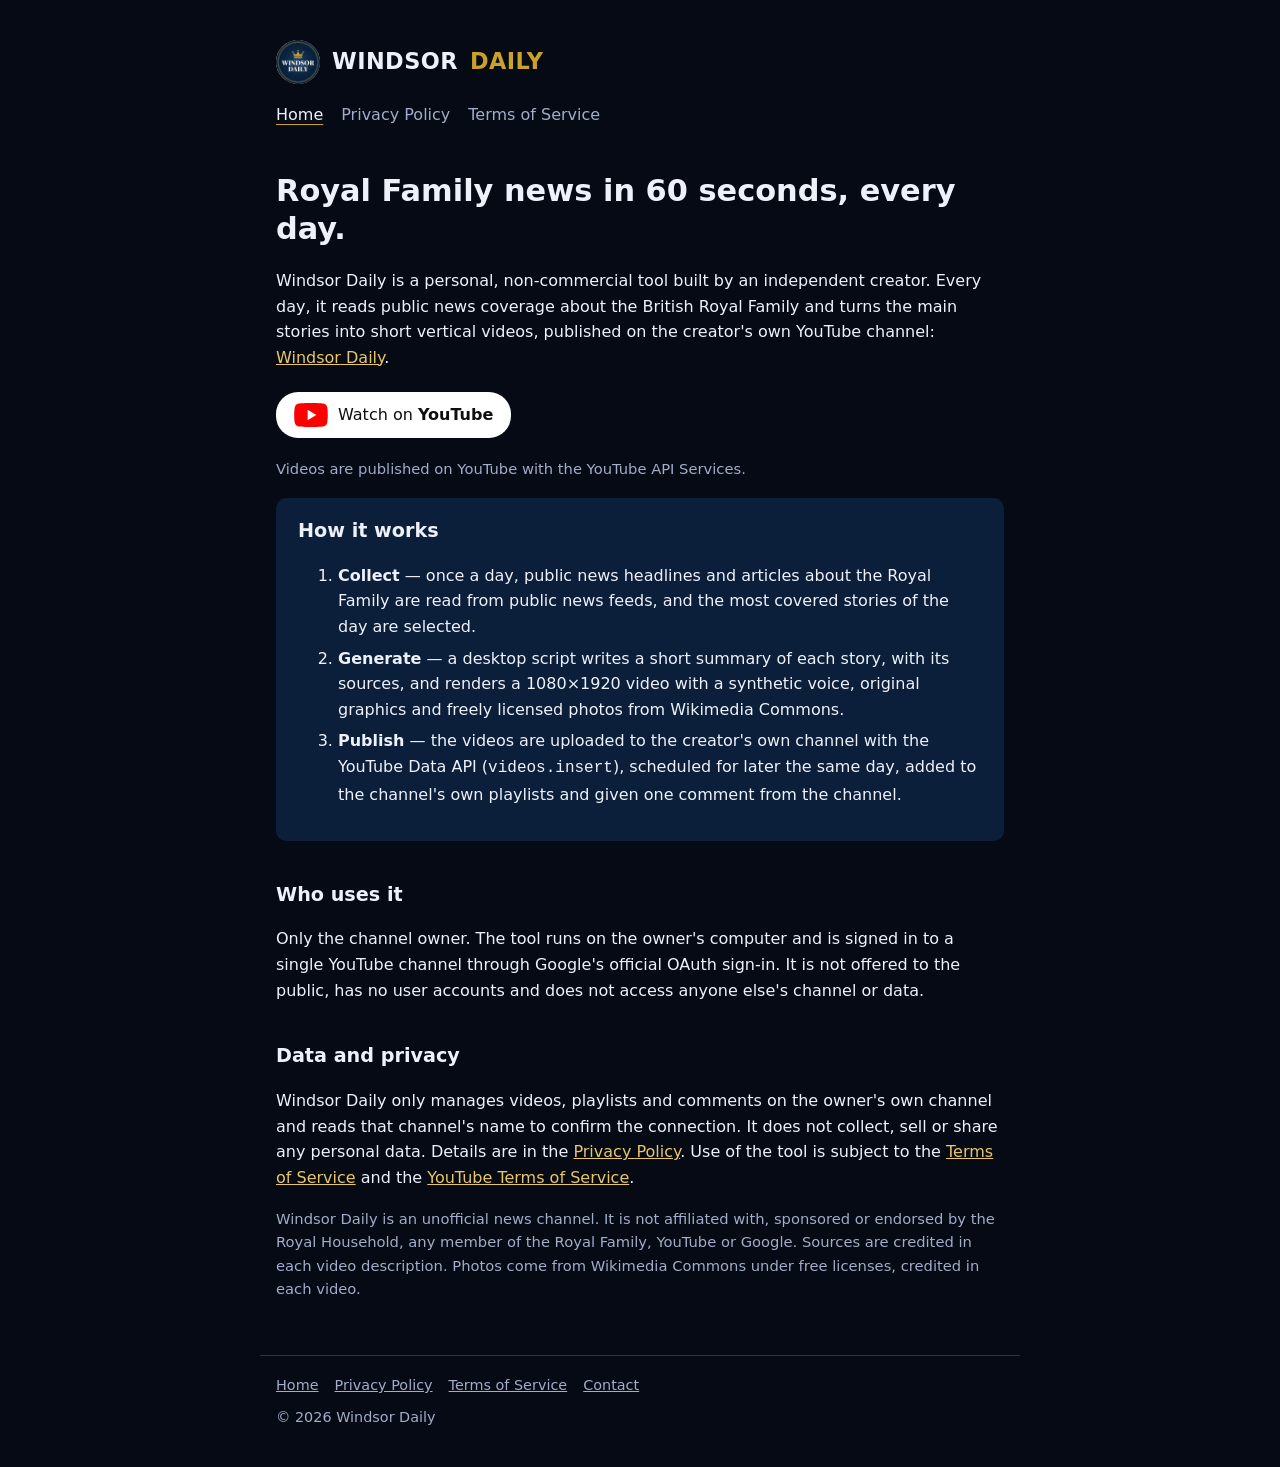
<file: index.html>
<!doctype html>
<html lang="en">
<head>
<meta charset="utf-8">
<meta name="viewport" content="width=device-width, initial-scale=1">
<title>Windsor Daily — Royal Family news in 60 seconds</title>
<meta name="description" content="Windsor Daily is a personal tool that turns public Royal Family news into short videos for its owner's YouTube channel.">
<link rel="icon" href="logo.png">
<link rel="stylesheet" href="style.css">
</head>
<body>
<header>
  <a class="brand" href="index.html"><img src="logo.png" alt="">WINDSOR <span>DAILY</span></a>
  <nav><a class="active" href="index.html">Home</a><a href="privacy.html">Privacy Policy</a><a href="terms.html">Terms of Service</a></nav>
</header>
<main>
  <h1>Royal Family news in 60 seconds, every day.</h1>
  <p>Windsor Daily is a personal, non-commercial tool built by an independent creator. Every day, it reads
    public news coverage about the British Royal Family and turns the main stories into short vertical videos,
    published on the creator's own YouTube channel: <a href="https://www.youtube.com/channel/UCYncyLf1N9KI5N_BstmY56g">Windsor Daily</a>.</p>

  <a class="yt-button" href="https://www.youtube.com/channel/UCYncyLf1N9KI5N_BstmY56g">
    <svg viewBox="0 0 28 20" width="34" height="24" aria-hidden="true"><path fill="#FF0000" d="M27.4 3.1A3.5 3.5 0 0 0 24.9.6C22.7 0 14 0 14 0S5.3 0 3.1.6A3.5 3.5 0 0 0 .6 3.1C0 5.3 0 10 0 10s0 4.7.6 6.9a3.5 3.5 0 0 0 2.5 2.5C5.3 20 14 20 14 20s8.7 0 10.9-.6a3.5 3.5 0 0 0 2.5-2.5c.6-2.2.6-6.9.6-6.9s0-4.7-.6-6.9z"/><path fill="#FFFFFF" d="M11.2 14.3 18.4 10l-7.2-4.3z"/></svg>
    <span>Watch on <strong>YouTube</strong></span>
  </a>
  <p class="muted">Videos are published on YouTube with the YouTube API Services.</p>

  <div class="card">
    <h2 style="margin-top:0">How it works</h2>
    <ol>
      <li><strong>Collect</strong> — once a day, public news headlines and articles about the Royal Family are read
        from public news feeds, and the most covered stories of the day are selected.</li>
      <li><strong>Generate</strong> — a desktop script writes a short summary of each story, with its sources, and
        renders a 1080×1920 video with a synthetic voice, original graphics and freely licensed photos from
        Wikimedia Commons.</li>
      <li><strong>Publish</strong> — the videos are uploaded to the creator's own channel with the YouTube Data API
        (<code>videos.insert</code>), scheduled for later the same day, added to the channel's own playlists and
        given one comment from the channel.</li>
    </ol>
  </div>

  <h2>Who uses it</h2>
  <p>Only the channel owner. The tool runs on the owner's computer and is signed in to a single YouTube channel
    through Google's official OAuth sign-in. It is not offered to the public, has no user accounts and does not
    access anyone else's channel or data.</p>

  <h2>Data and privacy</h2>
  <p>Windsor Daily only manages videos, playlists and comments on the owner's own channel and reads that
    channel's name to confirm the connection. It does not collect, sell or share any personal data. Details are
    in the <a href="privacy.html">Privacy Policy</a>. Use of the tool is subject to the
    <a href="terms.html">Terms of Service</a> and the <a href="https://www.youtube.com/t/terms">YouTube Terms of Service</a>.</p>

  <p class="muted">Windsor Daily is an unofficial news channel. It is not affiliated with, sponsored or endorsed by
    the Royal Household, any member of the Royal Family, YouTube or Google. Sources are credited in each video
    description. Photos come from Wikimedia Commons under free licenses, credited in each video.</p>
</main>
<footer>
  <a href="index.html">Home</a><a href="privacy.html">Privacy Policy</a><a href="terms.html">Terms of Service</a><a href="mailto:will.jacquier.007@gmail.com">Contact</a>
  <div style="margin-top:8px">© 2026 Windsor Daily</div>
</footer>
</body>
</html>
</file>
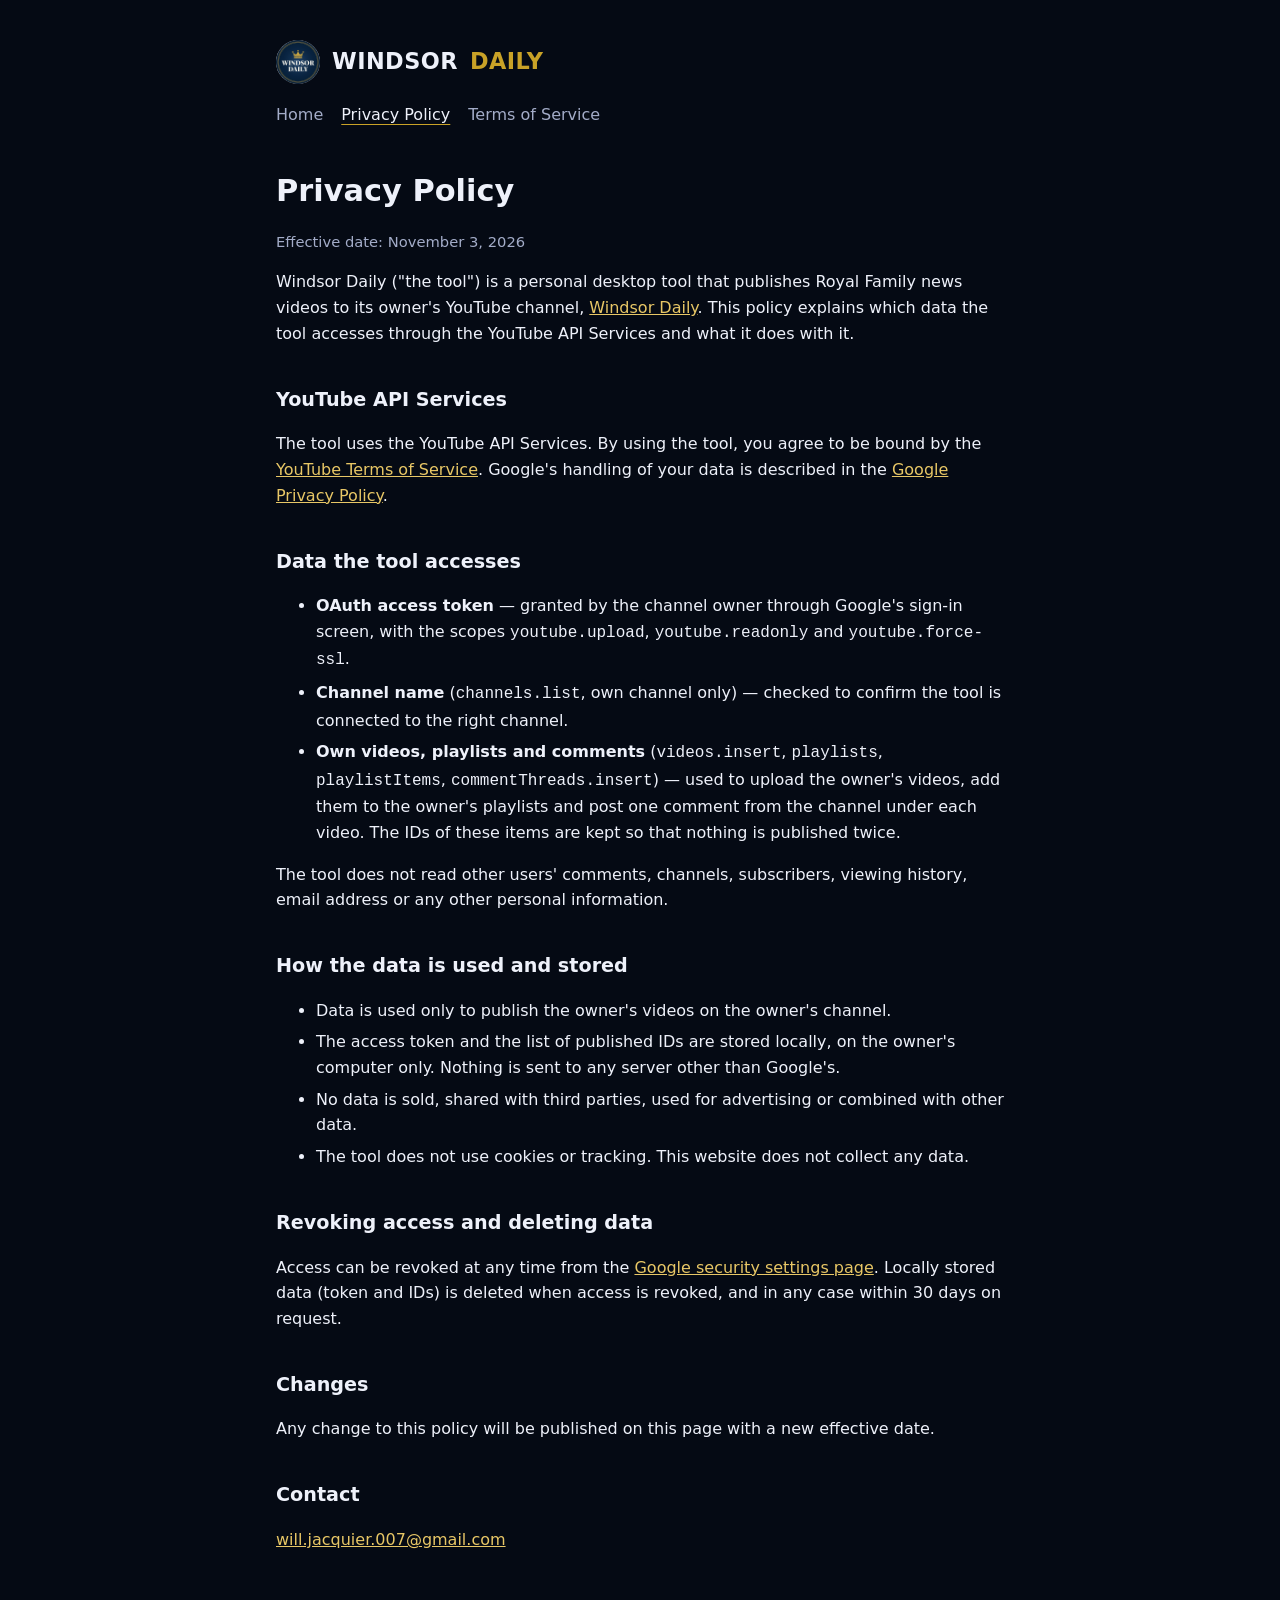
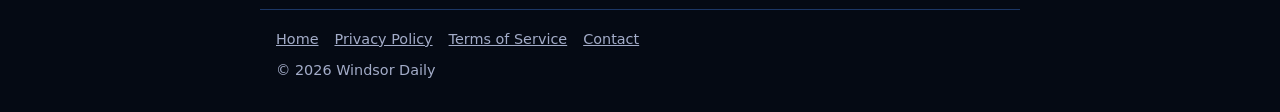
<file: privacy.html>
<!doctype html>
<html lang="en">
<head>
<meta charset="utf-8">
<meta name="viewport" content="width=device-width, initial-scale=1">
<title>Privacy Policy — Windsor Daily</title>
<meta name="description" content="Windsor Daily is a personal tool that turns public Royal Family news into short videos for its owner's YouTube channel.">
<link rel="icon" href="logo.png">
<link rel="stylesheet" href="style.css">
</head>
<body>
<header>
  <a class="brand" href="index.html"><img src="logo.png" alt="">WINDSOR <span>DAILY</span></a>
  <nav><a href="index.html">Home</a><a class="active" href="privacy.html">Privacy Policy</a><a href="terms.html">Terms of Service</a></nav>
</header>
<main>
  <h1>Privacy Policy</h1>
  <p class="muted">Effective date: November 3, 2026</p>

  <p>Windsor Daily ("the tool") is a personal desktop tool that publishes Royal Family news videos to its owner's
    YouTube channel, <a href="https://www.youtube.com/channel/UCYncyLf1N9KI5N_BstmY56g">Windsor Daily</a>. This policy explains which data the tool accesses through
    the YouTube API Services and what it does with it.</p>

  <h2>YouTube API Services</h2>
  <p>The tool uses the YouTube API Services. By using the tool, you agree to be bound by the
    <a href="https://www.youtube.com/t/terms">YouTube Terms of Service</a>. Google's handling of your data is
    described in the <a href="https://policies.google.com/privacy">Google Privacy Policy</a>.</p>

  <h2>Data the tool accesses</h2>
  <ul>
    <li><strong>OAuth access token</strong> — granted by the channel owner through Google's sign-in screen, with the
      scopes <code>youtube.upload</code>, <code>youtube.readonly</code> and <code>youtube.force-ssl</code>.</li>
    <li><strong>Channel name</strong> (<code>channels.list</code>, own channel only) — checked to confirm the tool is
      connected to the right channel.</li>
    <li><strong>Own videos, playlists and comments</strong> (<code>videos.insert</code>, <code>playlists</code>,
      <code>playlistItems</code>, <code>commentThreads.insert</code>) — used to upload the owner's videos, add them
      to the owner's playlists and post one comment from the channel under each video. The IDs of these items are
      kept so that nothing is published twice.</li>
  </ul>
  <p>The tool does not read other users' comments, channels, subscribers, viewing history, email address or any
    other personal information.</p>

  <h2>How the data is used and stored</h2>
  <ul>
    <li>Data is used only to publish the owner's videos on the owner's channel.</li>
    <li>The access token and the list of published IDs are stored locally, on the owner's computer only. Nothing
      is sent to any server other than Google's.</li>
    <li>No data is sold, shared with third parties, used for advertising or combined with other data.</li>
    <li>The tool does not use cookies or tracking. This website does not collect any data.</li>
  </ul>

  <h2>Revoking access and deleting data</h2>
  <p>Access can be revoked at any time from the
    <a href="https://security.google.com/settings/security/permissions">Google security settings page</a>.
    Locally stored data (token and IDs) is deleted when access is revoked, and in any case within 30 days on
    request.</p>

  <h2>Changes</h2>
  <p>Any change to this policy will be published on this page with a new effective date.</p>

  <h2>Contact</h2>
  <p><a href="mailto:will.jacquier.007@gmail.com">will.jacquier.007@gmail.com</a></p>
</main>
<footer>
  <a href="index.html">Home</a><a href="privacy.html">Privacy Policy</a><a href="terms.html">Terms of Service</a><a href="mailto:will.jacquier.007@gmail.com">Contact</a>
  <div style="margin-top:8px">© 2026 Windsor Daily</div>
</footer>
</body>
</html>
</file>
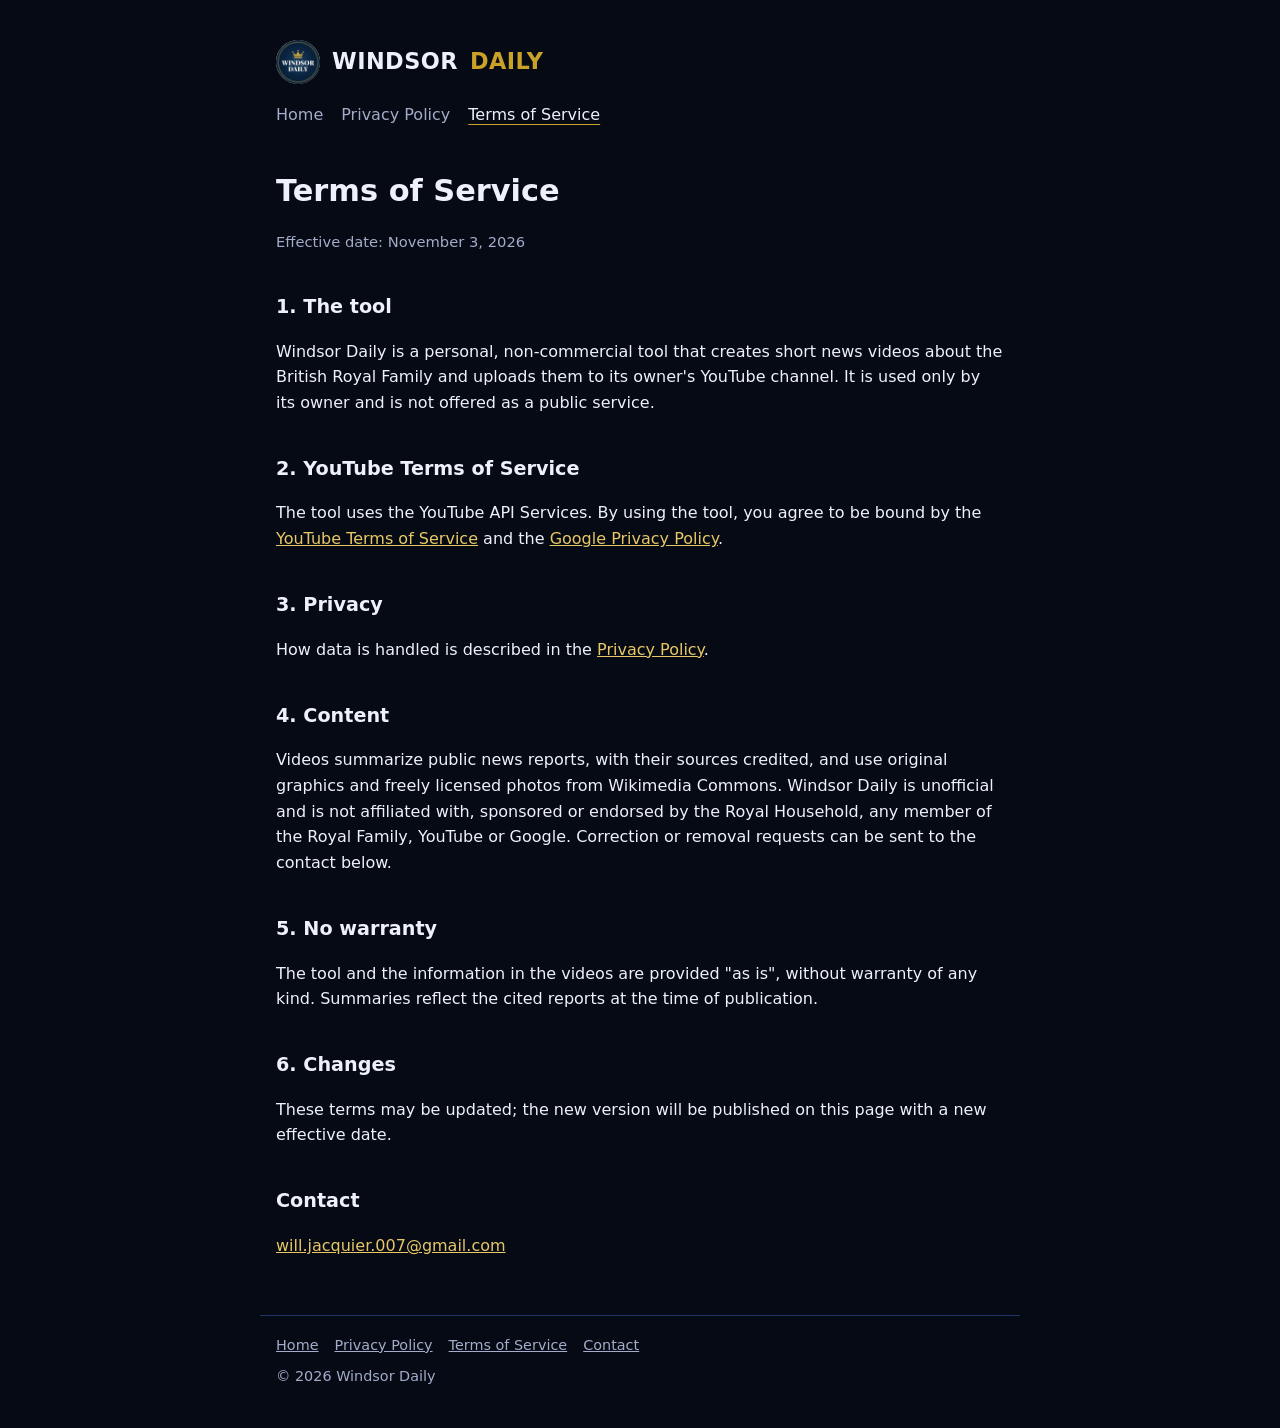
<file: terms.html>
<!doctype html>
<html lang="en">
<head>
<meta charset="utf-8">
<meta name="viewport" content="width=device-width, initial-scale=1">
<title>Terms of Service — Windsor Daily</title>
<meta name="description" content="Windsor Daily is a personal tool that turns public Royal Family news into short videos for its owner's YouTube channel.">
<link rel="icon" href="logo.png">
<link rel="stylesheet" href="style.css">
</head>
<body>
<header>
  <a class="brand" href="index.html"><img src="logo.png" alt="">WINDSOR <span>DAILY</span></a>
  <nav><a href="index.html">Home</a><a href="privacy.html">Privacy Policy</a><a class="active" href="terms.html">Terms of Service</a></nav>
</header>
<main>
  <h1>Terms of Service</h1>
  <p class="muted">Effective date: November 3, 2026</p>

  <h2>1. The tool</h2>
  <p>Windsor Daily is a personal, non-commercial tool that creates short news videos about the British Royal
    Family and uploads them to its owner's YouTube channel. It is used only by its owner and is not offered as a
    public service.</p>

  <h2>2. YouTube Terms of Service</h2>
  <p>The tool uses the YouTube API Services. By using the tool, you agree to be bound by the
    <a href="https://www.youtube.com/t/terms">YouTube Terms of Service</a> and the
    <a href="https://policies.google.com/privacy">Google Privacy Policy</a>.</p>

  <h2>3. Privacy</h2>
  <p>How data is handled is described in the <a href="privacy.html">Privacy Policy</a>.</p>

  <h2>4. Content</h2>
  <p>Videos summarize public news reports, with their sources credited, and use original graphics and freely
    licensed photos from Wikimedia Commons. Windsor Daily is unofficial and is not affiliated with, sponsored or
    endorsed by the Royal Household, any member of the Royal Family, YouTube or Google. Correction or removal
    requests can be sent to the contact below.</p>

  <h2>5. No warranty</h2>
  <p>The tool and the information in the videos are provided "as is", without warranty of any kind. Summaries
    reflect the cited reports at the time of publication.</p>

  <h2>6. Changes</h2>
  <p>These terms may be updated; the new version will be published on this page with a new effective date.</p>

  <h2>Contact</h2>
  <p><a href="mailto:will.jacquier.007@gmail.com">will.jacquier.007@gmail.com</a></p>
</main>
<footer>
  <a href="index.html">Home</a><a href="privacy.html">Privacy Policy</a><a href="terms.html">Terms of Service</a><a href="mailto:will.jacquier.007@gmail.com">Contact</a>
  <div style="margin-top:8px">© 2026 Windsor Daily</div>
</footer>
</body>
</html>
</file>
<file: style.css>
:root { --bg: #050a14; --card: #0b1f3a; --text: #eef1fa; --muted: #a3acc8; --accent: #c9a227; }
* { box-sizing: border-box; }
body { margin: 0; background: var(--bg); color: var(--text); font: 16px/1.6 system-ui, -apple-system, "Segoe UI", Roboto, sans-serif; }
header, main, footer { max-width: 760px; margin: 0 auto; padding: 0 16px; }
header { padding-top: 40px; }
header a.brand { display: inline-flex; align-items: center; gap: 12px; color: var(--text); text-decoration: none; font-weight: 800; font-size: 1.4rem; letter-spacing: .02em; }
header a.brand img { width: 44px; height: 44px; border-radius: 50%; }
header a.brand span { color: var(--accent); }
nav { margin-top: 10px; }
nav a { color: var(--muted); margin-right: 18px; text-decoration: none; }
nav a:hover, nav a.active { color: var(--text); text-decoration: underline; text-decoration-color: var(--accent); text-underline-offset: 4px; }
main { padding-top: 24px; padding-bottom: 40px; }
h1 { font-size: 1.9rem; line-height: 1.25; }
h2 { font-size: 1.2rem; margin-top: 2em; }
a { color: #e8c766; }
.card { background: var(--card); border-radius: 10px; padding: 18px 22px; margin: 18px 0; }
.muted { color: var(--muted); font-size: .92rem; }
ol li, ul li { margin: 6px 0; }
footer { border-top: 1px solid #1c3766; padding-top: 18px; padding-bottom: 40px; color: var(--muted); font-size: .9rem; }
footer a { color: var(--muted); margin-right: 16px; }
.yt-button { display: inline-flex; align-items: center; gap: 10px; background: #fff; color: #0f0f0f; text-decoration: none; padding: 10px 18px; border-radius: 22px; font-weight: 500; margin: 6px 0 4px; }
.yt-button:hover { background: #f2f2f2; }
</file>
